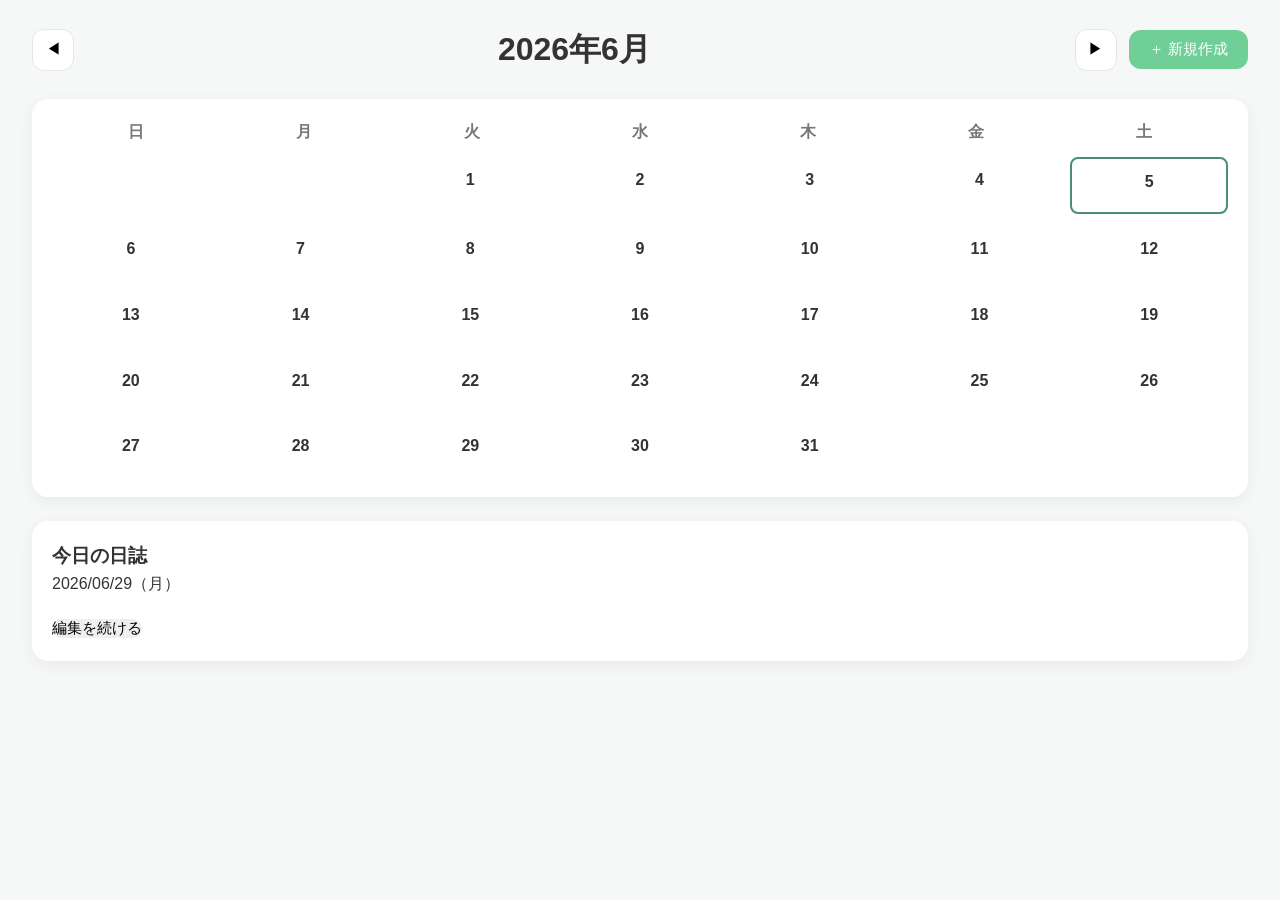
<file: index.html>
<!DOCTYPE html>
<html lang="ja">
<head>
    <meta charset="UTF-8">
    <meta name="viewport" content="width=device-width, initial-scale=1.0">

    <title>DTF Work Diary 310</title>

    <!-- CSS -->
    <link rel="stylesheet" href="css/style.css">
    <link rel="stylesheet" href="css/home.css">
</head>

<body>

<div class="container">

    <!-- ==========================
         Header
    =========================== -->

    <header class="top-bar">

        <button id="prevMonth" class="month-button">◀</button>

        <h1 id="currentMonth">
            2026年6月
        </h1>

        <button id="nextMonth" class="month-button">▶</button>

        <button id="newDiary" class="new-button">
            ＋ 新規作成
        </button>

    </header>

    <!-- ==========================
         Calendar
    =========================== -->

    <section class="calendar-area">

        <div class="week-header">
            <div>日</div>
            <div>月</div>
            <div>火</div>
            <div>水</div>
            <div>木</div>
            <div>金</div>
            <div>土</div>
        </div>

        <div id="calendar" class="calendar-grid">
            <!-- JavaScriptで生成 -->
        </div>

    </section>

    <!-- ==========================
         Today
    =========================== -->

    <section class="today-card">

        <h2>今日の日誌</h2>

        <div id="todayDate">
            2026/06/29（月）
        </div>

        <div class="today-buttons">

            <button id="continueButton">
                編集を続ける
            </button>

        </div>

    </section>

</div>

<!-- JavaScript -->

<script src="js/storage.js"></script>
<script src="js/calendar.js"></script>
<script src="js/app.js"></script>

</body>
</html>
</file>
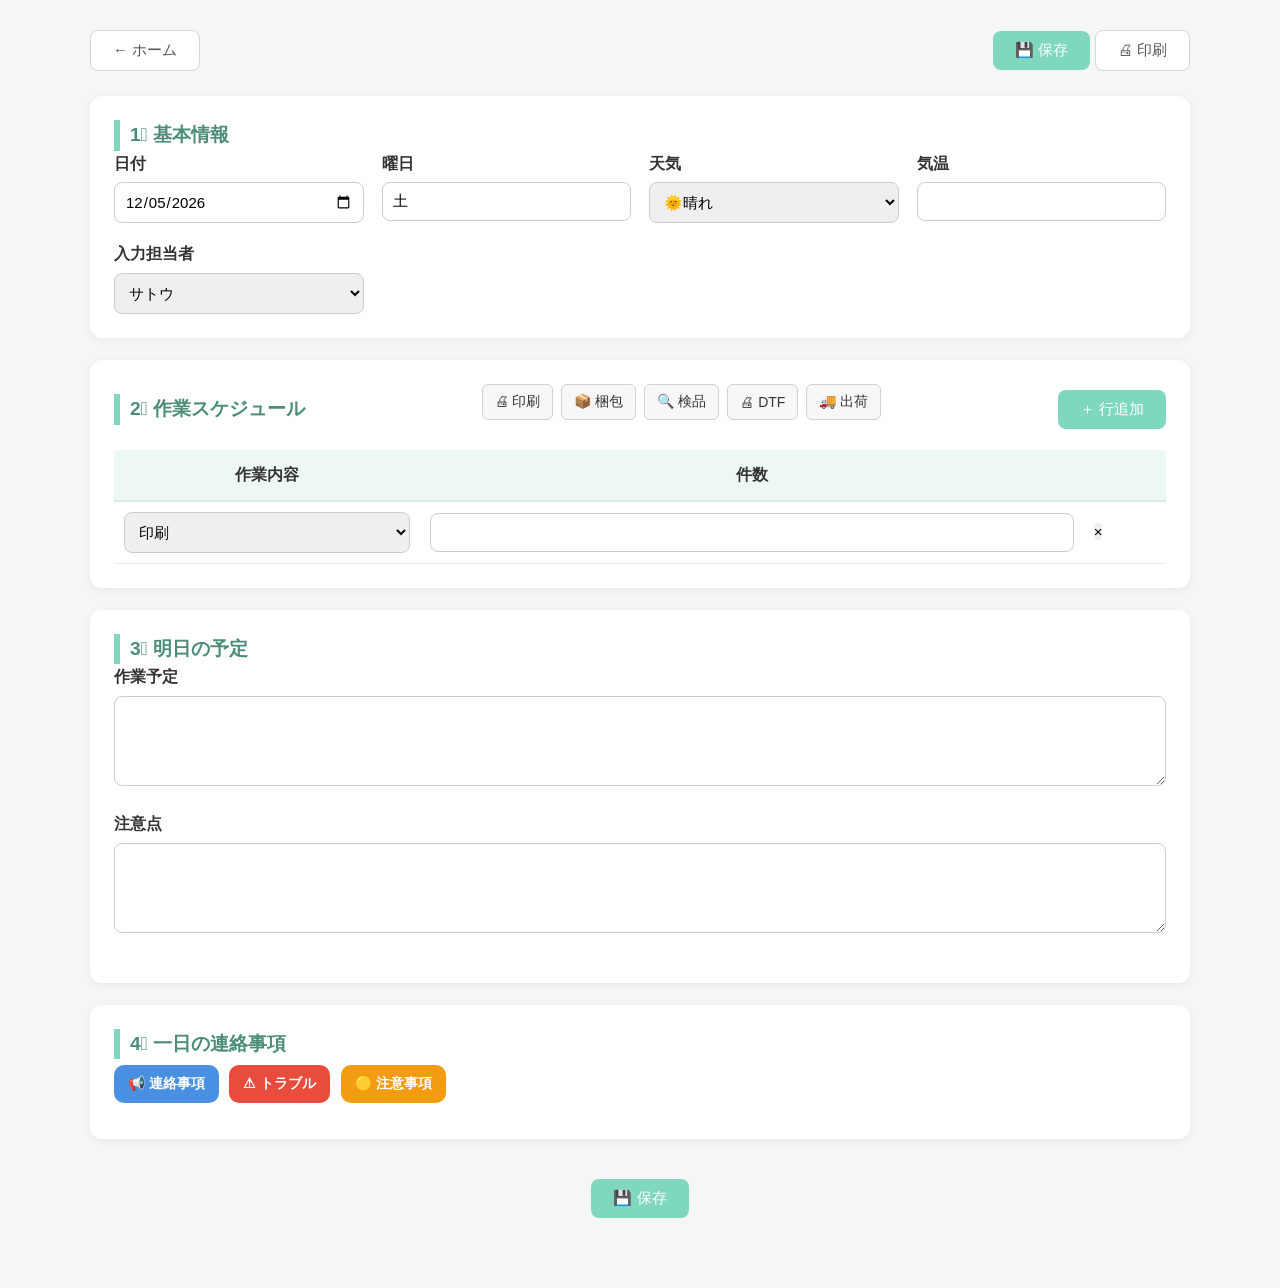
<file: editor.html>
<!DOCTYPE html>
<html lang="ja">

<head>

    <meta charset="UTF-8">

    <meta name="viewport"
          content="width=device-width, initial-scale=1.0">

    <title>DTF Work Diary 310</title>

    <link rel="stylesheet" href="css/style.css">
    <link rel="stylesheet" href="css/editor.css">

</head>

<body>

<div class="container">

    <!-- ======================================
         Header
    ======================================= -->

    <header class="editor-header">

        <button
            id="backButton"
            class="secondary-button">

            ← ホーム

        </button>

        <div class="header-buttons">

            <button
                id="saveButton"
                class="primary-button">

                💾 保存

            </button>

            <button
                id="printButton"
                class="secondary-button">

                🖨 印刷

            </button>

        </div>

    </header>


    <!-- ======================================
         基本情報
    ======================================= -->

    <section class="card">

        <h2>1⃣ 基本情報</h2>

        <div class="form-grid">

            <div>

                <label>日付</label>

                <input
                    type="date"
                    id="diaryDate">

            </div>

            <div>

                <label>曜日</label>

                <input
                    type="text"
                    id="weekDay"
                    readonly>

            </div>

            <div>

                <label>天気</label>

                <select id="weather">

                    <option>🌞晴れ</option>
                    <option>☁️曇り</option>
                    <option>🌧️雨</option>
                    <option>❄️雪</option>

                </select>

            </div>

            <div>

                <label>気温</label>

                <input
                    type="number"
                    id="temperature">

            </div>

            <div>

                <label>入力担当者</label>

                <select id="worker">

                    <option>サトウ</option>
                    <option>伊藤さん</option>
                    <option>鳥居さん</option>
                </select>

            </div>

        </div>

    </section>



    <!-- ======================================
         作業スケジュール
    ======================================= -->

    <section class="card">

        <div class="section-title">

            <h2>2⃣ 作業スケジュール</h2>

            <div id="taskButtons" class="task-buttons">

    <button class="task-btn" data-type="印刷">🖨 印刷</button>
<button class="task-btn" data-type="梱包">📦 梱包</button>
<button class="task-btn" data-type="検品">🔍 検品</button>
<button class="task-btn" data-type="DTF">🖨 DTF</button>
<button class="task-btn" data-type="出荷">🚚 出荷</button>

</div>


            <button
                id="addRowButton"
                class="primary-button">

                ＋ 行追加

            </button>

        </div>

        <table
            id="scheduleTable">

            <thead>

            <tr>

                <th>作業内容</th>

                <th>件数</th>

                <th></th>

            </tr>

            </thead>

            <tbody>

            </tbody>

        </table>

    </section>


    <!-- ======================================
         明日の予定
    ======================================= -->

    <section class="card">

        <h2>3⃣ 明日の予定</h2>

        <label>作業予定</label>

        <textarea
            id="tomorrowSchedule"
            rows="4"></textarea>

        <label>注意点</label>

        <textarea
            id="attention"
            rows="4"></textarea>

    </section>

      <!-- ======================================
         一日の連絡事項
    ======================================= -->

    <section class="card">

      <h2>4⃣ 一日の連絡事項</h2>

    <button id="addNoticeBtn">📢 連絡事項</button>
<button id="addTroubleBtn">⚠ トラブル</button>
<button id="addAttentionBtn">🟡 注意事項</button>

    <div id="dynamicFields"></div>


    </section>



    <!-- ======================================
         Footer
    ======================================= -->

    <footer class="editor-footer">

        <button
            id="footerSaveButton"
            class="primary-button">

            💾 保存

        </button>

    </footer>

</div>

<script defer src="js/storage.js"></script>
<script defer src="js/app.js"></script>
<script defer src="js/diary.js"></script>


</body>

</html>
</file>
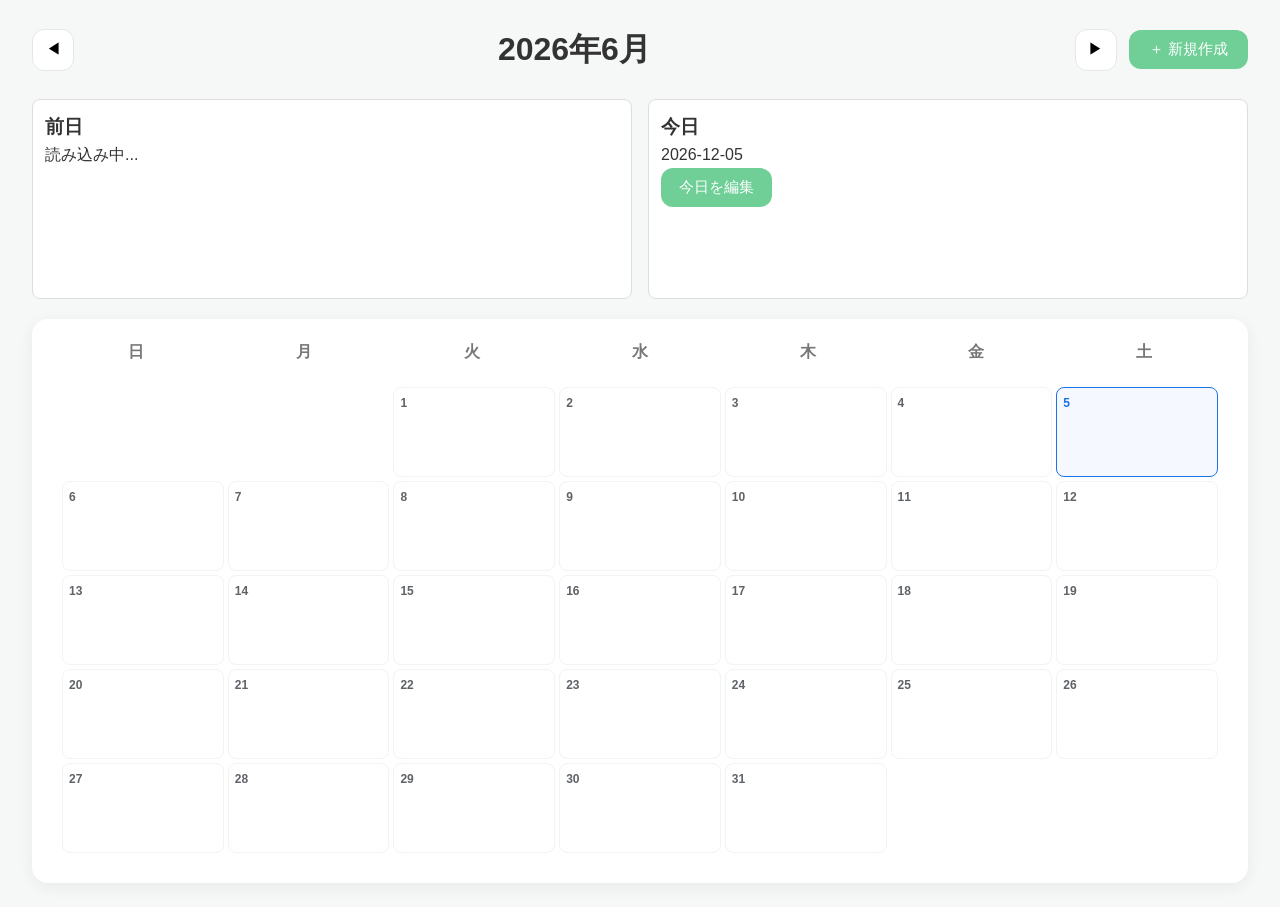
<file: home.html>
<!DOCTYPE html>
<html lang="ja">

<head>
    <meta charset="UTF-8">
    <meta name="viewport" content="width=device-width, initial-scale=1.0">

    <title>DTF Work Diary 310</title>

    <link rel="stylesheet" href="css/style.css">
    <link rel="stylesheet" href="css/home.css">
    <link rel="stylesheet" href="css/calendar.css">
</head>

<body>

<div class="container">

    <!-- ==========================
         Header
    =========================== -->

    <header class="top-bar">

        <button id="prevMonth" class="month-button">◀</button>

        <h1 id="currentMonth">2026年6月</h1>

        <button id="nextMonth" class="month-button">▶</button>

        <button id="newDiary" class="new-button">
            ＋ 新規作成
        </button>

    </header>


    <!-- ==========================
         ホームダッシュボード
    =========================== -->

    <section class="home-grid">

        <!-- 前日パネル -->
        <div id="yesterdayPanel" class="panel">

            <h3>前日</h3>
            <p>読み込み中...</p>

        </div>

        <!-- 今日パネル -->
        <div id="todayPanel" class="panel">

            <h3>今日</h3>

            <div id="todayDate"></div>

            <button id="continueButton" class="primary-button">
                今日を編集
            </button>

        </div>

    </section>


    <!-- ==========================
         カレンダー
    =========================== -->

    <section class="calendar-area">

        <div class="week-header">
            <div>日</div>
            <div>月</div>
            <div>火</div>
            <div>水</div>
            <div>木</div>
            <div>金</div>
            <div>土</div>
        </div>

        <div id="calendar" class="calendar-grid"></div>

    </section>

</div>


<!-- ==========================
     JS
=========================== -->

<script src="js/storage.js"></script>
<script src="js/app.js"></script>
<script src="js/home.js"></script>
<script src="js/calendar.js"></script>

</body>
</html>
</file>
<file: css/style.css>
/* =====================================================
   DTF Work Diary 310
   style.css
   全ページ共通スタイル
===================================================== */

/* ---------- リセット ---------- */

*,
*::before,
*::after {
    margin: 0;
    padding: 0;
    box-sizing: border-box;
}

/* ---------- カラーパレット ---------- */

:root{

    --bg:#F6F8F7;
    --card:#FFFFFF;

    --primary:#6FCF97;
    --primary-hover:#57BE82;
    --primary-active:#49A973;

    --primary-light:#EAF8F1;

    --border:#E3E8E6;

    --text:#333333;
    --subtext:#777777;

    --shadow:0 4px 16px rgba(0,0,0,.06);

}

/* ---------- Body ---------- */

body{

    background:var(--bg);

    color:var(--text);

    font-family:
    "Yu Gothic UI",
    "Yu Gothic",
    "Meiryo",
    sans-serif;

    font-size:16px;

    line-height:1.6;

}

/* ---------- Container ---------- */

.container{

    width:min(1400px,95%);

    margin:24px auto;

}

/* ---------- 見出し ---------- */

h1{

    font-size:2rem;

    font-weight:600;

}

h2{

    font-size:1.2rem;

    font-weight:600;

}

/* ---------- Card ---------- */

.card{

    background:var(--card);

    border-radius:16px;

    box-shadow:var(--shadow);

    padding:20px;

}

/* ---------- ボタン共通 ---------- */

button{

    border:none;

    cursor:pointer;

    border-radius:12px;

    transition:
        background .15s,
        transform .1s;

    font-size:15px;

    font-family:inherit;

}

/* ---------- メインボタン ---------- */

.primary-button{

    background:var(--primary);

    color:white;

    padding:10px 18px;

}

.primary-button:hover{

    background:var(--primary-hover);

}

.primary-button:active{

    background:var(--primary-active);

    transform:scale(.98);

}

/* ---------- サブボタン ---------- */

.secondary-button{

    background:white;

    border:1px solid var(--border);

    padding:10px 18px;

}

.secondary-button:hover{

    background:#F8F8F8;

}

/* ---------- 入力欄 ---------- */

input,
textarea,
select{

    width:100%;

    border:1px solid var(--border);

    border-radius:10px;

    padding:10px;

    font-size:15px;

    font-family:inherit;

    outline:none;

    transition:.15s;

}

input:focus,
textarea:focus,
select:focus{

    border-color:var(--primary);

    box-shadow:
        0 0 0 4px rgba(111,207,151,.18);

}

/* ---------- リンク ---------- */

a{

    color:inherit;

    text-decoration:none;

}

/* ---------- スクロールバー ---------- */

::-webkit-scrollbar{

    width:10px;

}

::-webkit-scrollbar-thumb{

    background:#D8DDDA;

    border-radius:100px;

}
</file>
<file: css/home.css>
/* =====================================================
   DTF Work Diary 310
   home.css
   ホーム画面専用スタイル
===================================================== */


/* ==========================================
   Header
========================================== */

.top-bar{

    display:flex;

    align-items:center;

    gap:12px;

    margin-bottom:24px;

}

#currentMonth{

    flex:1;

    text-align:center;

}

.month-button{

    width:42px;

    height:42px;

    background:white;

    border:1px solid var(--border);

}

.month-button:hover{

    background:var(--primary-light);

}

.new-button{

    background:var(--primary);

    color:white;

    padding:10px 20px;

}

.new-button:hover{

    background:var(--primary-hover);

}


/* ==========================================
   Calendar
========================================== */

.calendar-area{

    background:white;

    border-radius:16px;

    padding:20px;

    box-shadow:var(--shadow);

}

.calendar-cell {
    border: 1px solid #ddd;
    min-height: 70px;
    padding: 6px;
    display: flex;
    flex-direction: column;
    justify-content: space-between;
}

.calendar-icons {
    display: flex;
    gap: 4px;
    font-size: 14px;
}

/* 曜日 */

.week-header{

    display:grid;

    grid-template-columns:repeat(7,1fr);

    margin-bottom:12px;

    text-align:center;

    font-weight:bold;

    color:var(--subtext);

}


/* カレンダー本体 */

.calendar-grid{

    display:grid;

    grid-template-columns:repeat(7,1fr);

    gap:12px;

}


/* ==========================================
   Day Card
========================================== */

.day-card{

    min-height:120px;

    border:1px solid var(--border);

    border-radius:14px;

    background:white;

    padding:10px;

    cursor:pointer;

    transition:.15s;

}

.day-card:hover{

    border-color:var(--primary);

    transform:translateY(-2px);

}


/* 今日 */

.day-card.today{

    background:var(--primary-light);

    border-color:var(--primary);

}


/* 日付 */

.day-number{

    font-weight:bold;

    margin-bottom:8px;

}


/* カード情報 */

.day-info{

    font-size:13px;

    color:var(--subtext);

    line-height:1.5;

}


/* ==========================================
   Today's Diary
========================================== */

.today-card{

    margin-top:24px;

    background:white;

    border-radius:16px;

    padding:20px;

    box-shadow:var(--shadow);

}

.today-buttons{

    margin-top:18px;

}

.home-grid {
    display: grid;
    grid-template-columns: 1fr 1fr;
    gap: 16px;
}

.panel {
    background: #fff;
    border: 1px solid #ddd;
    border-radius: 8px;
    padding: 12px;
    min-height: 200px;
}



/* ==========================================
   Responsive
========================================== */

@media (max-width:900px){

    .calendar-grid{

        gap:8px;

    }

    .day-card{

        min-height:90px;

    }

}

@media (max-width:700px){

    .top-bar{

        flex-wrap:wrap;

    }

    #currentMonth{

        width:100%;

        order:-1;

        margin-bottom:10px;

    }

}

.day-cell{
    background:white;
    border-radius:8px;
    padding:10px;
    text-align:center;
    cursor:pointer;
    transition:.2s;
}

.day-cell:hover{
    background:#e8f6f2;
}

.day-cell.has-data{
    background:#7FD8BE;
    color:white;
    font-weight:bold;
}

.day-cell{
    background:white;
    border-radius:8px;
    padding:10px;
    text-align:center;
    cursor:pointer;
    transition:.2s;
}

.day-cell:hover{
    background:#e8f6f2;
}

.day-cell.has-data{
    background:#7FD8BE;
    color:white;
    font-weight:bold;
}

.day-cell.today{
    border:2px solid #4c8d7a;
    font-weight:bold;
}

.day-card{
    background:white;
    border-radius:12px;
    padding:5px;
    min-height:130px;
    cursor:pointer;
    transition:.2s;
    box-shadow:0 2px 4px rgba(0,0,0,.05);
    display:flex;
    flex-direction:column;
    justify-content:space-between;
}

.day-card:hover{
    transform:translateY(-2px);
    background:#f3fbf9;
}

.day-card.has-data{
    border:2px solid #7FD8BE;
}

.card-date{
    font-weight:bold;
    color:#333;
}

.card-info{
    font-size:12px;
    color:#666;
}

.card-attention{
    font-size:11px;
    color:#ff2b67;
    margin-top:4px;
    font-weight:bold;
}

.day-card:has(.card-attention){
    border-left:4px solid #d6e3e4;
}

/* =========================
   Home Layout
========================= */

.summary-grid {
    display: grid;
    grid-template-columns: 1fr 1fr;
    gap: 16px;
    margin: 20px 0;
}

/* =========================
   Card
========================= */

.summary-card {
    background: #fff;
    border-radius: 12px;
    padding: 16px;
    box-shadow: 0 2px 8px rgba(0,0,0,0.08);
}

.summary-card h2 {
    margin-bottom: 8px;
}

/* =========================
   Section
========================= */

.summary-section {
    margin-top: 12px;
    padding-top: 10px;
    border-top: 1px solid #eee;
}

.summary-section h3 {
    font-size: 14px;
    margin-bottom: 6px;
    color: #666;
}

/* =========================
   Row
========================= */

.summary-line {
    display: flex;
    justify-content: space-between;
    gap: 10px;
    padding: 4px 0;
    font-size: 14px;
}

/* =========================
   Tag
========================= */

.tag {
    display: inline-flex;
    align-items: center;
    gap: 4px;
    background: #f3f3f3;
    padding: 2px 8px;
    border-radius: 6px;
    font-size: 12px;
}

/* =========================
   Count
========================= */

.count {
    font-weight: bold;
}

/* =========================
   Calendar spacing fix
========================= */

.calendar-area {
    margin-top: 20px;
}

/* =========================
   連絡事項（目立つカード）
========================= */

.summary-line.notice {
    background: #f4f9ff;
    border-left: 4px solid #4da3ff;
    padding: 6px 10px;
    border-radius: 8px;
    margin: 4px 0;
}

/* トラブル */
.summary-line.notice:has(.tag:contains("トラブル")) {
    background: #fff4f4;
    border-left: 4px solid #ff4d4d;
}

/* 注意事項 */
.summary-line.notice:has(.tag:contains("注意")) {
    background: #fffbe6;
    border-left: 4px solid #ffcc00;
}

/* テキスト */
.summary-line.notice .text {
    flex: 1;
    font-size: 13px;
}
</file>
<file: css/editor.css>
/*
============================================

DTF Work Diary 310
Version 1.0.0

editor.css

============================================
*/

/* ===== 全体 ===== */

body{
    margin:0;
    padding:30px;
    background:#f4f7f6;
    font-family:"Yu Gothic UI","Meiryo",sans-serif;
    color:#333;
}


/* ===== コンテナ ===== */

.container{

    max-width:1100px;

    margin:auto;

}


/* ===== ヘッダー ===== */

.editor-header{

    display:flex;

    justify-content:space-between;

    align-items:center;

    margin-bottom:25px;

}


/* ===== ボタン ===== */

.primary-button{

    background:#7FD8BE;

    color:#fff;

    border:none;

    border-radius:8px;

    padding:10px 22px;

    cursor:pointer;

    font-size:15px;

    transition:.2s;

}

.primary-button:hover{

    background:#67c9ae;

}

.secondary-button{

    background:white;

    color:#555;

    border:1px solid #d7d7d7;

    border-radius:8px;

    padding:10px 22px;

    cursor:pointer;

    transition:.2s;

}

.secondary-button:hover{

    background:#f5f5f5;

}


/* ===== カード ===== */

.card{

    background:white;

    border-radius:12px;

    padding:24px;

    margin-bottom:22px;

    box-shadow:0 2px 10px rgba(0,0,0,.06);

}


/* ===== タイトル ===== */

.card h2{

    margin-top:0;

    color:#4c8d7a;

    border-left:6px solid #7FD8BE;

    padding-left:10px;

}


/* ===== 基本情報 ===== */

.form-grid{

    display:grid;

    grid-template-columns:repeat(auto-fit,minmax(220px,1fr));

    gap:18px;

}


label{

    display:block;

    margin-bottom:6px;

    font-weight:bold;

}


/* ===== 入力欄 ===== */

input,
select,
textarea{

    width:100%;

    padding:10px;

    border:1px solid #cccccc;

    border-radius:8px;

    font-size:15px;

    box-sizing:border-box;

}


input:focus,
select:focus,
textarea:focus{

    outline:none;

    border-color:#7FD8BE;

    box-shadow:0 0 0 3px rgba(127,216,190,.25);

}


/* ===== テキストエリア ===== */

textarea{

    resize:vertical;

    min-height:90px;

    margin-bottom:18px;

}


/* ===== セクションタイトル ===== */

.section-title{

    display:flex;

    justify-content:space-between;

    align-items:center;

    margin-bottom:15px;

}


/* ===== テーブル ===== */

table{

    width:100%;

    border-collapse:collapse;

}

th{

    background:#edf8f5;

    padding:12px;

    border-bottom:2px solid #d7ebe4;

}

td{

    padding:10px;

    border-bottom:1px solid #ececec;

}

tbody tr:hover{

    background:#fafdfc;

}


/* ===== フッター ===== */

.editor-footer{

    text-align:center;

    margin:40px 0;

}


/* ===== レスポンシブ ===== */

@media(max-width:768px){

    body{

        padding:15px;

    }

    .editor-header{

        flex-direction:column;

        gap:15px;

        align-items:stretch;

    }

    .header-buttons{

        display:flex;

        gap:10px;

    }

    .header-buttons button{

        flex:1;

    }

}

/* ===== 作業表 ===== */

.delete-row{

    background:#ff7676;

    color:white;

    border:none;

    border-radius:6px;

    padding:8px 12px;

    cursor:pointer;

}

.delete-row:hover{

    background:#f05555;

}

#scheduleTable select,
#scheduleTable input{

    margin:0;

}

.task-buttons{
    display:flex;
    flex-wrap:wrap;
    gap:10px;
    margin-bottom:15px;
}

.task-btn{
    background:#7FD8BE;
    border:none;
    color:white;
    padding:8px 14px;
    border-radius:20px;
    cursor:pointer;
    transition:.2s;
    font-size:13px;
}

.task-btn:hover{
    background:#67c9ae;
}

.dynamic-row{
    margin-top:10px;
    display:flex;
    gap:10px;
    align-items:flex-start;
}

.dynamic-row textarea{
    flex:1;
}

.dynamic-tag{
    min-width:80px;
    font-size:12px;
    font-weight:bold;
    padding-top:8px;
}

/* =========================
   一日の連絡事項ボタン
========================= */

#addNoticeBtn,
#addTroubleBtn,
#addAttentionBtn {
    display: inline-flex;
    align-items: center;
    gap: 6px;

    padding: 10px 14px;
    margin: 6px 6px 12px 0;

    border: none;
    border-radius: 10px;

    font-weight: bold;
    font-size: 14px;

    cursor: pointer;

    transition: 0.2s ease;
}

/* 連絡事項（青） */
#addNoticeBtn {
    background: #4A90E2;
    color: white;
}

#addNoticeBtn:hover {
    background: #3A78C2;
    transform: translateY(-1px);
}

/* トラブル（赤） */
#addTroubleBtn {
    background: #E74C3C;
    color: white;
}

#addTroubleBtn:hover {
    background: #C0392B;
    transform: translateY(-1px);
}

/* 注意事項（オレンジ） */
#addAttentionBtn {
    background: #F39C12;
    color: white;
}

#addAttentionBtn:hover {
    background: #D68910;
    transform: translateY(-1px);
}

/* 押したとき */
#addNoticeBtn:active,
#addTroubleBtn:active,
#addAttentionBtn:active {
    transform: scale(0.97);
}

#dynamicButtons {
    display: flex;
    flex-wrap: wrap;
    gap: 8px;
}

.task-buttons {
    display: flex;
    flex-wrap: wrap;
    gap: 8px;
}

/* 作業ボタン本体 */
.task-btn {
    display: inline-flex;
    align-items: center;
    gap: 6px;

    padding: 8px 12px;

    border: 1px solid #d0d0d0;
    border-radius: 6px; /* ←ここがポイント（丸すぎない） */

    background: #f7f7f7;
    color: #333;

    font-size: 14px;
    font-weight: 500;

    cursor: pointer;

    transition: 0.15s ease;
}

/* hover */
.task-btn:hover {
    background: #eaeaea;
    border-color: #bdbdbd;
    transform: translateY(-1px);
}

/* 押したとき */
.task-btn:active {
    transform: scale(0.97);
}

/* フォーカス（アクセシビリティ） */
.task-btn:focus {
    outline: none;
    border-color: #4a90e2;
    box-shadow: 0 0 0 2px rgba(74,144,226,0.2);
}

.task-btn.active {
    background: #4a90e2;
    color: white;
    border-color: #4a90e2;
}
</file>
<file: css/calendar.css>
/* =========================
   Google風カレンダー（調整版）
========================= */

.calendar-grid {
    display: grid;
    grid-template-columns: repeat(7, 1fr);
    gap: 4px; /* 少し詰めるとGoogleっぽい */
    padding: 10px;
}

/* セル */
.day-cell {
    min-height: 90px;
    background: #fff;

    /* ★ここ重要：かなり薄く */
    border: 1px solid #f1f3f4;

    border-radius: 8px;

    position: relative;
    padding: 6px;

    transition: 0.15s;
}

/* ホバー */
.day-cell:hover {
    box-shadow: 0 1px 6px rgba(0,0,0,0.06);
    transform: translateY(-1px);
}

/* 日付（左上固定） */
.day-number {
    position: absolute;
    top: 6px;
    left: 6px;

    font-size: 12px;
    color: #5f6368;
}

/* 今日 */
.day-cell.today {
    border: 1px solid #1a73e8;
    background: #f5f9ff;
}

.day-cell.today .day-number {
    color: #1a73e8;
    font-weight: 600;
}

/* アイコン領域 */
.event-area {
    margin-top: 18px; /* 日付と被らないように */
    display: flex;
    flex-wrap: wrap;
    gap: 2px;
}

/* ドット系 */
.event-dot {
    width: 6px;
    height: 6px;
    border-radius: 50%;
    display: inline-block;
}

.dot-print { background: #1a73e8; }
.dot-pack { background: #34a853; }
.dot-check { background: #fbbc05; }
.dot-dtf { background: #a142f4; }
.dot-ship { background: #ea4335; }

/* セル枠をもっと薄く */
.day-cell {
    min-height: 90px;
    background: #fff;
    border: 1px solid #f1f3f4; /* ←かなり薄く */
    border-radius: 8px;
    padding: 6px;
    position: relative;

    display: flex;              /* ★重要 */
    flex-direction: column;
}

/* hover */
.day-cell:hover {
    background: #f8f9fa;
}

/* 日付を左上へ */
.day-number {
    font-size: 12px;
    color: #5f6368;
    align-self: flex-start;     /* ←左寄せ */
}

/* アイコン領域 */
.event-area {
    margin-top: auto;
    display: flex;
    flex-wrap: wrap;
    gap: 3px;
}

/* today */
.day-cell.today {
    border: 1px solid #1a73e8;
    background: #f5f9ff;
}
/* セル枠をもっと薄く */
.day-cell {
    min-height: 90px;
    background: #fff;
    border: 1px solid #f1f3f4; /* ←かなり薄く */
    border-radius: 8px;
    padding: 6px;
    position: relative;

    display: flex;              /* ★重要 */
    flex-direction: column;
}

/* hover */
.day-cell:hover {
    background: #f8f9fa;
}

/* 日付を左上へ */
.day-number {
    font-size: 12px;
    color: #5f6368;
    align-self: flex-start;     /* ←左寄せ */
}

/* アイコン領域 */
.event-area {
    margin-top: auto;
    display: flex;
    flex-wrap: wrap;
    gap: 3px;
}

/* today */
.day-cell.today {
    border: 1px solid #1a73e8;
    background: #f5f9ff;
}
</file>
